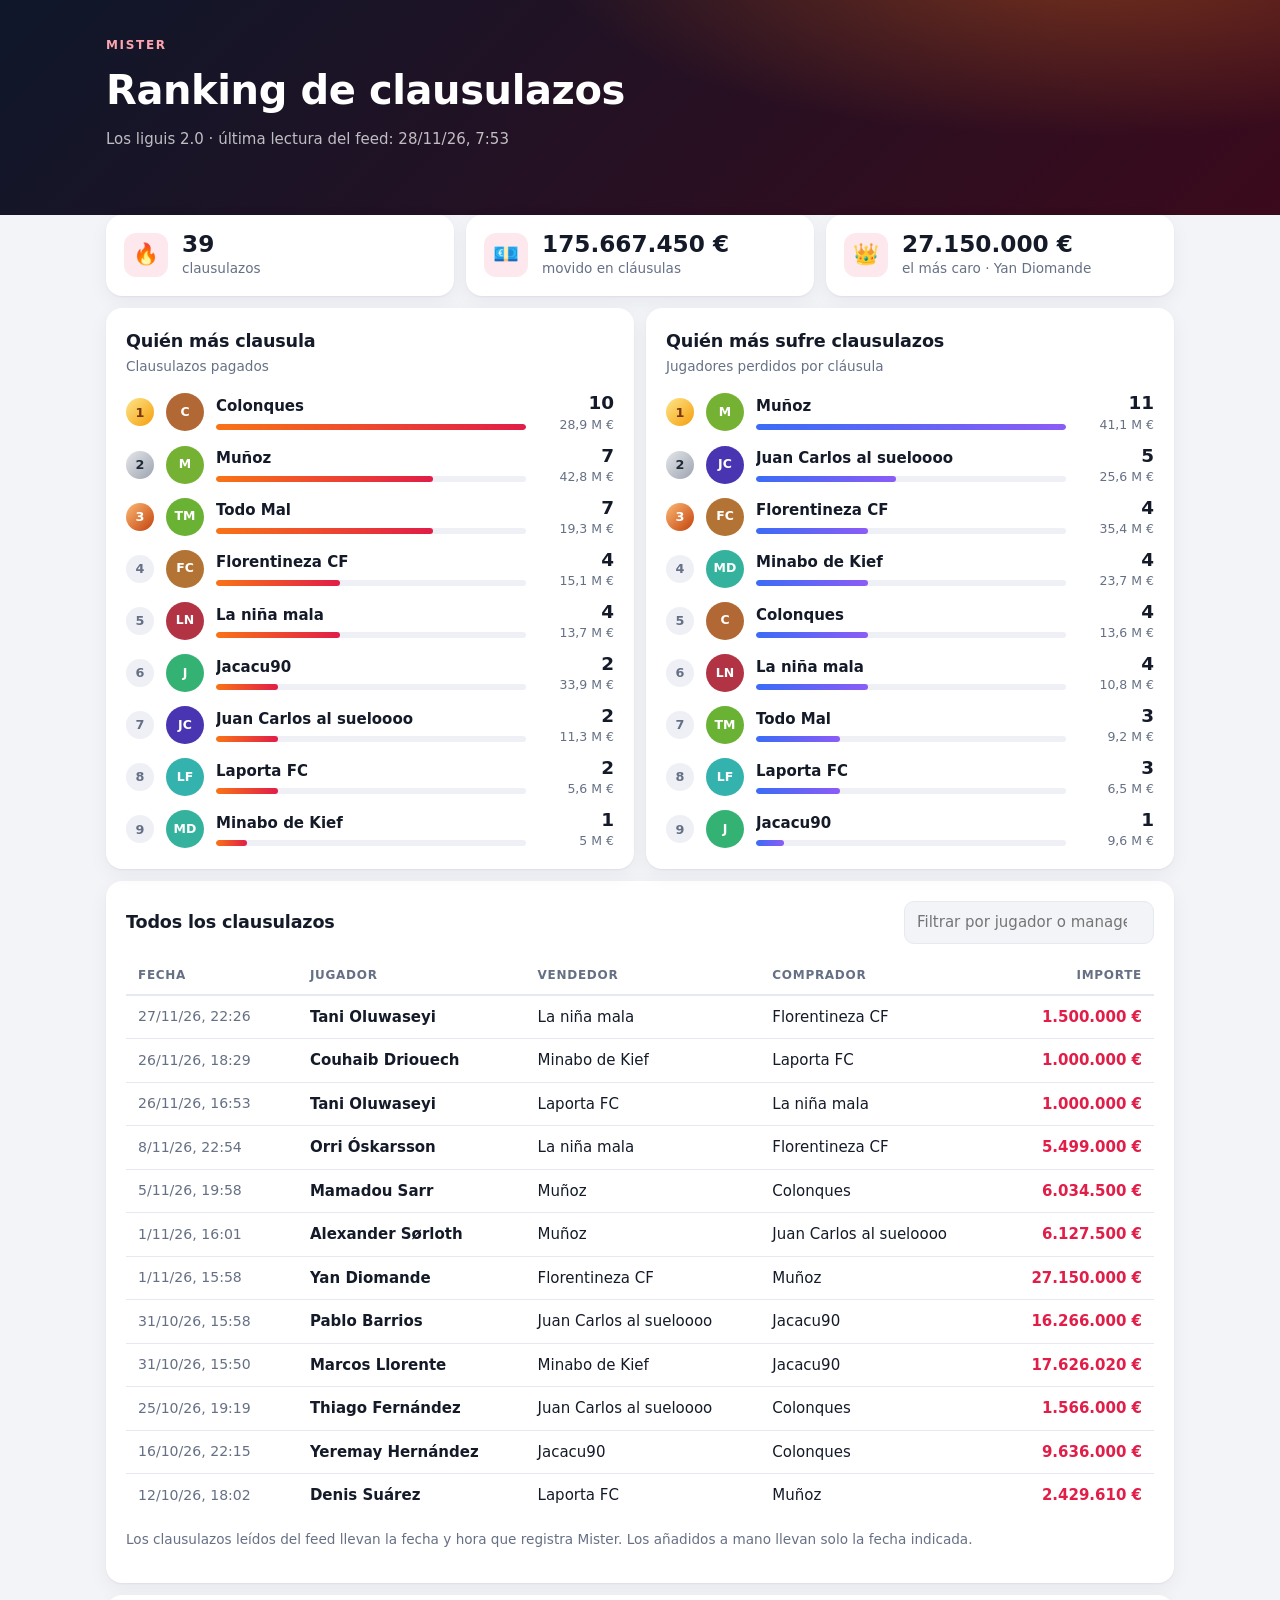
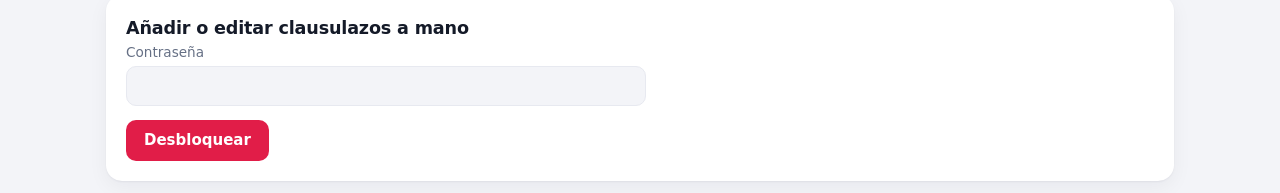
<file: docs/index.html>
<!doctype html>
<html lang="es">
<head>
  <meta charset="utf-8">
  <meta name="viewport" content="width=device-width, initial-scale=1">
  <title>Ranking de clausulazos</title>
  <link rel="stylesheet" href="style.css">
</head>
<body>
  <header class="hero">
    <div class="wrap">
      <p class="eyebrow">Mister</p>
      <h1>Ranking de clausulazos</h1>
      <p id="subtitle" class="hero-sub">Cargando…</p>
    </div>
  </header>

  <main class="wrap">
    <section class="kpis" id="kpis"></section>

    <section class="grid">
      <div class="card">
        <h2>Quién más clausula</h2>
        <p class="sub">Clausulazos pagados</p>
        <div id="buyers"></div>
      </div>
      <div class="card">
        <h2>Quién más sufre clausulazos</h2>
        <p class="sub">Jugadores perdidos por cláusula</p>
        <div id="sellers"></div>
      </div>
    </section>

    <section class="card">
      <div class="row">
        <h2>Todos los clausulazos</h2>
        <input id="filter" type="search" placeholder="Filtrar por jugador o manager…" aria-label="Filtrar">
      </div>
      <div class="table-wrap">
        <table class="main-table">
          <thead>
            <tr>
              <th>Fecha</th><th>Jugador</th><th>Vendedor</th><th>Comprador</th><th class="num">Importe</th>
              <th id="th-actions" hidden></th>
            </tr>
          </thead>
          <tbody id="rows"></tbody>
        </table>
      </div>
      <p class="muted small">Los clausulazos leídos del feed llevan la fecha y hora que registra Mister. Los añadidos a mano llevan solo la fecha indicada.</p>
    </section>

    <section class="card" id="admin" hidden>
      <h2>Añadir o editar clausulazos a mano</h2>

      <form id="unlock" class="stack">
        <label>Contraseña
          <input id="password" type="password" autocomplete="current-password" required>
        </label>
        <div class="actions">
          <button type="submit">Desbloquear</button>
          <span id="unlock-status" class="status" aria-live="polite"></span>
        </div>
      </form>

      <div id="editor" hidden>
        <form id="add-form" class="form-grid">
          <div id="edit-banner" class="edit-banner" hidden>
            <span>Editando un clausulazo manual</span>
            <button type="button" id="cancel-edit" class="ghost">Cancelar</button>
          </div>
          <label>Fecha<input id="f-date" type="date" required></label>
          <label>Jugador<input id="f-player" list="dl-players" required maxlength="60"></label>
          <label>Vendedor<input id="f-from" list="dl-managers" required maxlength="60"></label>
          <label>Comprador<input id="f-to" list="dl-managers" required maxlength="60"></label>
          <label>Importe (€)<input id="f-price" inputmode="numeric" placeholder="6.127.500" required></label>
          <div class="actions"><button type="submit" id="submit-btn">Añadir</button></div>
        </form>
        <datalist id="dl-players"></datalist>
        <datalist id="dl-managers"></datalist>

        <p class="muted small">Para editar uno, pulsa «Editar» en su fila de la tabla (solo los añadidos a mano tienen ese botón).</p>

        <details>
          <summary>Añadir varios de golpe</summary>
          <form id="bulk-form" class="stack">
            <p class="muted small">Una línea por clausulazo, con este formato: <code>fecha;jugador;vendedor;comprador;importe</code>. La fecha puede ser AAAA-MM-DD o DD/MM/AAAA. Máximo 100 líneas.</p>
            <textarea id="bulk-text" rows="6" placeholder="14/09/2025;Alexander Sørloth;Muñoz;Juan Carlos al sueloooo;6.127.500"></textarea>
            <div class="actions"><button type="submit">Añadir lista</button></div>
          </form>
        </details>

        <div class="actions">
          <span id="add-status" class="status" aria-live="polite"></span>
          <button type="button" id="lock" class="ghost">Bloquear</button>
        </div>
      </div>
    </section>
  </main>

  <script src="config.js"></script>
  <script src="app.js"></script>
</body>
</html>
</file>
<file: docs/style.css>
:root {
  --bg: #f3f4f8;
  --card: #ffffff;
  --text: #141a28;
  --muted: #667085;
  --line: #e7e9f0;
  --chip: #eef0f5;
  --hover: #f7f8fb;
  --accent: #e11d48;
  --accent-soft: #fde8ed;
  --orange: #f97316;
  --blue: #3b6cf6;
  --purple: #8b5cf6;
  --shadow: 0 1px 2px rgba(16, 24, 40, .05), 0 6px 20px rgba(16, 24, 40, .05);
}
@media (prefers-color-scheme: dark) {
  :root {
    --bg: #0b0e15;
    --card: #151a25;
    --text: #eaeef7;
    --muted: #9aa4b8;
    --line: #262d3c;
    --chip: #1f2635;
    --hover: #1a2030;
    --accent: #fb5b78;
    --accent-soft: #3a1620;
    --shadow: 0 1px 2px rgba(0, 0, 0, .4), 0 8px 24px rgba(0, 0, 0, .25);
  }
}
* { box-sizing: border-box; }
[hidden] { display: none !important; }
body {
  margin: 0;
  background: var(--bg);
  color: var(--text);
  font: 15px/1.5 system-ui, -apple-system, "Segoe UI", Roboto, sans-serif;
}
.wrap { max-width: 1100px; margin: 0 auto; padding: 0 16px; }
h1, h2 { margin: 0; letter-spacing: -0.01em; }
h2 { font-size: 1.1rem; }
.muted { color: var(--muted); }
.small { font-size: 0.85rem; }

/* Cabecera */
.hero {
  background: radial-gradient(900px 300px at 85% -20%, rgba(249, 115, 22, .35), transparent 60%),
              linear-gradient(135deg, #0f172a 0%, #3b0a1c 100%);
  color: #fff;
  padding: 36px 0 64px;
}
.eyebrow {
  margin: 0 0 6px;
  font-size: 0.75rem;
  font-weight: 700;
  letter-spacing: 0.14em;
  text-transform: uppercase;
  color: #fda4af;
}
.hero h1 { font-size: clamp(1.7rem, 4.5vw, 2.5rem); font-weight: 800; }
.hero-sub { margin: 8px 0 0; color: rgba(255, 255, 255, .72); }

main { margin-top: -40px; padding-bottom: 40px; }

/* Cifras */
.kpis { display: grid; grid-template-columns: repeat(auto-fit, minmax(200px, 1fr)); gap: 12px; margin-bottom: 12px; }
.kpi {
  display: flex; align-items: center; gap: 14px;
  background: var(--card); border-radius: 16px; padding: 16px 18px; box-shadow: var(--shadow);
}
.kpi .ico {
  flex: none; width: 44px; height: 44px; border-radius: 12px; display: grid; place-items: center;
  font-size: 1.3rem; background: var(--accent-soft);
}
.kpi b { display: block; font-size: 1.45rem; line-height: 1.15; font-variant-numeric: tabular-nums; }
.kpi span { color: var(--muted); font-size: 0.85rem; }

/* Tarjetas */
.grid { display: grid; grid-template-columns: repeat(auto-fit, minmax(320px, 1fr)); gap: 12px; margin-bottom: 12px; }
.card { background: var(--card); border-radius: 16px; padding: 20px; margin-bottom: 12px; box-shadow: var(--shadow); }
.grid .card { margin-bottom: 0; }
.sub { margin: 2px 0 16px; color: var(--muted); font-size: 0.85rem; }

/* Rankings */
.rank-list { list-style: none; margin: 0; padding: 0; display: flex; flex-direction: column; gap: 12px; }
.rk { display: grid; grid-template-columns: 28px 38px minmax(0, 1fr) 76px; gap: 12px; align-items: center; }
.pos {
  width: 28px; height: 28px; border-radius: 50%; display: grid; place-items: center;
  font-size: 0.8rem; font-weight: 700; background: var(--chip); color: var(--muted);
}
.rk-1 .pos { background: linear-gradient(135deg, #fde68a, #f59e0b); color: #78350f; }
.rk-2 .pos { background: linear-gradient(135deg, #e5e7eb, #9ca3af); color: #1f2937; }
.rk-3 .pos { background: linear-gradient(135deg, #fdba74, #c2410c); color: #fff; }
.avatar {
  width: 38px; height: 38px; border-radius: 50%; display: grid; place-items: center;
  font-size: 0.78rem; font-weight: 700; color: #fff; background: hsl(var(--h) 55% 45%);
}
.who { min-width: 0; }
.name { font-weight: 600; overflow: hidden; text-overflow: ellipsis; white-space: nowrap; }
.bar { height: 6px; border-radius: 999px; background: var(--chip); margin-top: 6px; overflow: hidden; }
.bar i { display: block; height: 100%; border-radius: inherit; background: var(--bar); }
.buy { --bar: linear-gradient(90deg, var(--orange), var(--accent)); }
.sell { --bar: linear-gradient(90deg, var(--blue), var(--purple)); }
.nums { text-align: right; line-height: 1.2; }
.nums b { display: block; font-size: 1.15rem; font-variant-numeric: tabular-nums; }
.nums small { color: var(--muted); white-space: nowrap; }
.empty { color: var(--muted); padding: 8px 0; }

/* Tabla principal */
.row { display: flex; flex-wrap: wrap; gap: 12px; align-items: center; justify-content: space-between; margin-bottom: 12px; }
.table-wrap { overflow-x: auto; max-height: 560px; overflow-y: auto; border-radius: 10px; }
table { width: 100%; border-collapse: collapse; }
th, td { text-align: left; padding: 10px 12px; white-space: nowrap; }
th {
  position: sticky; top: 0; background: var(--card); z-index: 1;
  color: var(--muted); font-weight: 600; font-size: 0.75rem; text-transform: uppercase; letter-spacing: 0.06em;
  border-bottom: 2px solid var(--line);
}
td { border-bottom: 1px solid var(--line); }
.main-table tbody tr:hover { background: var(--hover); }
.main-table td:nth-child(2) { font-weight: 600; }
.num { text-align: right; font-variant-numeric: tabular-nums; }
.main-table td.num { font-weight: 700; color: var(--accent); }
.when { color: var(--muted); font-size: 0.88rem; }
.tag {
  margin-left: 6px; font-size: 0.68rem; font-weight: 600; padding: 2px 8px; border-radius: 999px;
  background: var(--accent-soft); color: var(--accent); vertical-align: middle;
}
.act { text-align: right; }

/* Formularios */
.stack { display: flex; flex-direction: column; gap: 10px; max-width: 520px; }
.form-grid { display: grid; grid-template-columns: repeat(auto-fit, minmax(170px, 1fr)); gap: 10px; align-items: end; margin: 12px 0; }
label { display: flex; flex-direction: column; gap: 4px; font-size: 0.85rem; color: var(--muted); }
input, textarea {
  padding: 9px 12px; border: 1px solid var(--line); border-radius: 10px;
  background: var(--bg); color: var(--text); font: inherit; width: 100%;
}
input:focus, textarea:focus { outline: 2px solid var(--accent); outline-offset: 1px; border-color: transparent; }
input[type="search"] { min-width: 250px; width: auto; }
textarea { resize: vertical; }
button {
  padding: 9px 18px; border: 0; border-radius: 10px; background: var(--accent);
  color: #fff; font: inherit; font-weight: 600; cursor: pointer;
}
button:hover { filter: brightness(1.08); }
button.ghost { background: transparent; color: var(--muted); border: 1px solid var(--line); }
button.mini {
  padding: 3px 10px; font-size: 0.8rem; background: var(--chip); color: var(--text); border: 1px solid var(--line);
}
.actions { display: flex; flex-wrap: wrap; gap: 12px; align-items: center; margin-top: 4px; }
.status { font-size: 0.9rem; color: var(--muted); }
.status.error { color: var(--accent); }
.edit-banner {
  grid-column: 1 / -1; display: flex; align-items: center; justify-content: space-between; gap: 12px;
  padding: 8px 12px; border-radius: 10px; background: var(--accent-soft); color: var(--accent); font-weight: 600;
}
details { margin: 12px 0; }
summary { cursor: pointer; color: var(--muted); }
code { background: var(--chip); padding: 1px 6px; border-radius: 4px; }

@media (max-width: 520px) {
  .hero { padding: 28px 0 56px; }
  .rk { grid-template-columns: 26px 34px minmax(0, 1fr) 70px; gap: 10px; }
  .avatar { width: 34px; height: 34px; }
  input[type="search"] { min-width: 0; width: 100%; }
}
</file>
